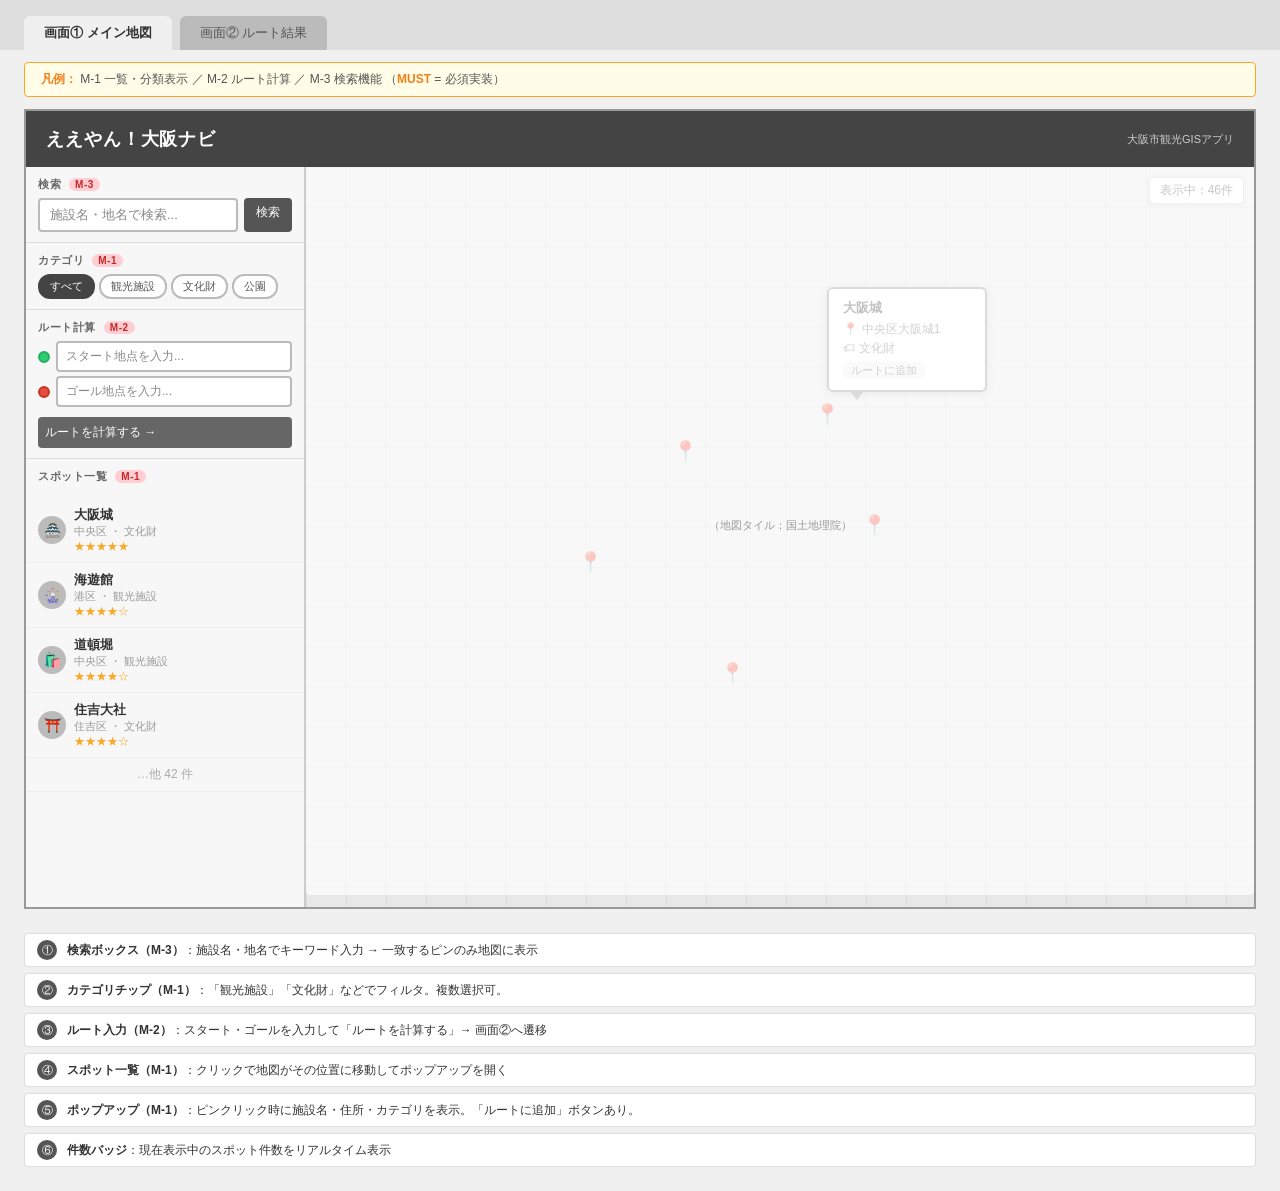
<file: Doc/wireframe.html>
<!DOCTYPE html>
<html lang="ja">
<head>
  <meta charset="UTF-8">
  <meta name="viewport" content="width=device-width, initial-scale=1.0">
  <title>ワイヤーフレーム｜ええやん！大阪ナビ</title>
  <style>
    /* ===== リセット・基本 ===== */
    *, *::before, *::after { box-sizing: border-box; margin: 0; padding: 0; }
    body { font-family: 'Helvetica Neue', Arial, sans-serif; background: #f0f0f0; color: #333; font-size: 14px; }

    /* ===== ワイヤーフレーム共通スタイル ===== */
    .wf-box {
      background: #fff;
      border: 2px dashed #aaa;
      border-radius: 4px;
      display: flex;
      align-items: center;
      justify-content: center;
      color: #888;
      font-size: 12px;
      text-align: center;
      padding: 4px;
    }
    .wf-label {
      font-size: 10px;
      color: #aaa;
      margin-bottom: 2px;
    }

    /* ===== 画面切り替えタブ ===== */
    .screen-tabs {
      display: flex;
      gap: 8px;
      padding: 16px 24px 0;
      background: #ddd;
    }
    .screen-tab {
      padding: 8px 20px;
      background: #bbb;
      border: none;
      border-radius: 6px 6px 0 0;
      cursor: pointer;
      font-size: 13px;
      color: #555;
    }
    .screen-tab.active {
      background: #f0f0f0;
      color: #333;
      font-weight: bold;
    }

    /* ===== 画面コンテナ ===== */
    .screen { display: none; padding: 0; }
    .screen.active { display: block; }

    /* ===== アノテーション凡例 ===== */
    .legend {
      background: #fffde7;
      border: 1px solid #f9a825;
      border-radius: 4px;
      padding: 8px 16px;
      margin: 12px 24px;
      font-size: 12px;
      color: #555;
    }
    .legend span { font-weight: bold; color: #f57f17; }

    /* ===== 機能バッジ ===== */
    .badge {
      display: inline-block;
      font-size: 10px;
      padding: 1px 6px;
      border-radius: 10px;
      font-weight: bold;
      margin-left: 4px;
    }
    .badge-must { background: #ffcdd2; color: #c62828; }
    .badge-want { background: #e1bee7; color: #6a1b9a; }

    /* =========================================
       画面①：メイン地図画面
    ========================================= */
    #screen-main .app-shell {
      display: grid;
      grid-template-rows: 56px 1fr;
      height: calc(100vh - 100px);
      min-height: 600px;
      background: #fafafa;
      border: 2px solid #999;
      margin: 0 24px 24px;
    }

    /* ヘッダー */
    #screen-main .header {
      background: #444;
      color: #fff;
      display: flex;
      align-items: center;
      justify-content: space-between;
      padding: 0 20px;
    }
    #screen-main .header .app-title {
      font-size: 18px;
      font-weight: bold;
      letter-spacing: 0.05em;
    }
    #screen-main .header .header-right {
      font-size: 11px;
      color: #ccc;
    }

    /* メインレイアウト */
    #screen-main .main-layout {
      display: grid;
      grid-template-columns: 280px 1fr;
      overflow: hidden;
    }

    /* サイドパネル */
    #screen-main .side-panel {
      background: #f7f7f7;
      border-right: 2px solid #ccc;
      display: flex;
      flex-direction: column;
      overflow: hidden;
    }
    #screen-main .side-section {
      padding: 10px 12px;
      border-bottom: 1px solid #ddd;
    }
    #screen-main .side-section-title {
      font-size: 11px;
      font-weight: bold;
      color: #666;
      text-transform: uppercase;
      letter-spacing: 0.05em;
      margin-bottom: 6px;
      display: flex;
      align-items: center;
      gap: 4px;
    }

    /* 検索ボックス M-3 */
    #screen-main .search-box {
      display: flex;
      gap: 6px;
    }
    #screen-main .search-input {
      flex: 1;
      padding: 6px 10px;
      border: 2px solid #bbb;
      border-radius: 4px;
      background: #fff;
      font-size: 13px;
      color: #888;
    }
    #screen-main .search-btn {
      padding: 6px 12px;
      background: #555;
      color: #fff;
      border: none;
      border-radius: 4px;
      font-size: 12px;
      cursor: pointer;
    }

    /* カテゴリフィルタ M-1 */
    #screen-main .filter-chips {
      display: flex;
      flex-wrap: wrap;
      gap: 4px;
    }
    #screen-main .chip {
      padding: 3px 10px;
      border: 2px solid #bbb;
      border-radius: 12px;
      font-size: 11px;
      background: #fff;
      cursor: pointer;
      color: #555;
    }
    #screen-main .chip.selected {
      background: #444;
      color: #fff;
      border-color: #444;
    }

    /* ルート入力 M-2 */
    #screen-main .route-inputs {
      display: flex;
      flex-direction: column;
      gap: 4px;
    }
    #screen-main .route-input-row {
      display: flex;
      align-items: center;
      gap: 6px;
    }
    #screen-main .route-dot {
      width: 12px;
      height: 12px;
      border-radius: 50%;
      flex-shrink: 0;
    }
    #screen-main .route-input {
      flex: 1;
      padding: 5px 8px;
      border: 2px solid #bbb;
      border-radius: 4px;
      background: #fff;
      font-size: 12px;
      color: #888;
    }
    #screen-main .route-calc-btn {
      width: 100%;
      padding: 7px;
      margin-top: 6px;
      background: #666;
      color: #fff;
      border: none;
      border-radius: 4px;
      font-size: 12px;
      cursor: pointer;
    }

    /* スポット一覧 */
    #screen-main .spot-list {
      flex: 1;
      overflow-y: auto;
      padding: 8px 0;
    }
    #screen-main .spot-item {
      display: flex;
      align-items: center;
      gap: 8px;
      padding: 8px 12px;
      border-bottom: 1px solid #eee;
      cursor: pointer;
    }
    #screen-main .spot-item:hover { background: #eee; }
    #screen-main .spot-icon {
      width: 28px;
      height: 28px;
      border-radius: 50%;
      background: #bbb;
      flex-shrink: 0;
      display: flex;
      align-items: center;
      justify-content: center;
      font-size: 14px;
    }
    #screen-main .spot-info { flex: 1; min-width: 0; }
    #screen-main .spot-name { font-size: 13px; font-weight: bold; white-space: nowrap; overflow: hidden; text-overflow: ellipsis; }
    #screen-main .spot-sub { font-size: 11px; color: #999; }
    #screen-main .spot-star { font-size: 11px; color: #f9a825; }

    /* 地図エリア */
    #screen-main .map-area {
      position: relative;
      background: #e8e8e8;
      overflow: hidden;
    }
    #screen-main .map-placeholder {
      width: 100%;
      height: 100%;
      display: flex;
      align-items: center;
      justify-content: center;
      flex-direction: column;
      color: #aaa;
      font-size: 13px;
      gap: 8px;
    }
    #screen-main .map-grid {
      position: absolute;
      inset: 0;
      background-image:
        linear-gradient(#ccc 1px, transparent 1px),
        linear-gradient(90deg, #ccc 1px, transparent 1px);
      background-size: 40px 40px;
      opacity: 0.4;
    }
    #screen-main .map-pin {
      position: absolute;
      font-size: 20px;
      transform: translate(-50%, -100%);
      cursor: pointer;
    }
    #screen-main .map-overlay-badge {
      position: absolute;
      top: 10px;
      right: 10px;
      background: #fff;
      border: 1px solid #ccc;
      border-radius: 4px;
      padding: 4px 10px;
      font-size: 12px;
      color: #444;
      box-shadow: 0 1px 4px rgba(0,0,0,.15);
    }
    #screen-main .map-popup {
      position: absolute;
      top: 120px;
      left: 55%;
      background: #fff;
      border: 2px solid #888;
      border-radius: 6px;
      padding: 10px 14px;
      min-width: 160px;
      box-shadow: 0 2px 8px rgba(0,0,0,.2);
      font-size: 12px;
    }
    #screen-main .popup-title { font-weight: bold; font-size: 13px; margin-bottom: 4px; }
    #screen-main .popup-row { color: #666; margin-bottom: 2px; }
    #screen-main .popup-arrow {
      position: absolute;
      bottom: -10px;
      left: 20px;
      width: 0;
      height: 0;
      border-left: 8px solid transparent;
      border-right: 8px solid transparent;
      border-top: 10px solid #888;
    }

    /* =========================================
       画面②：ルート結果画面
    ========================================= */
    #screen-route .app-shell {
      display: grid;
      grid-template-rows: 56px 1fr;
      height: calc(100vh - 100px);
      min-height: 600px;
      background: #fafafa;
      border: 2px solid #999;
      margin: 0 24px 24px;
    }
    #screen-route .header {
      background: #444;
      color: #fff;
      display: flex;
      align-items: center;
      justify-content: space-between;
      padding: 0 20px;
    }
    #screen-route .header .app-title { font-size: 18px; font-weight: bold; }
    #screen-route .back-btn {
      font-size: 12px;
      background: #666;
      color: #fff;
      border: none;
      border-radius: 4px;
      padding: 4px 12px;
      cursor: pointer;
    }
    #screen-route .main-layout {
      display: grid;
      grid-template-columns: 320px 1fr;
      overflow: hidden;
    }
    #screen-route .side-panel {
      background: #f7f7f7;
      border-right: 2px solid #ccc;
      display: flex;
      flex-direction: column;
      padding: 12px;
      gap: 12px;
      overflow-y: auto;
    }
    #screen-route .route-summary {
      background: #fff;
      border: 2px solid #ccc;
      border-radius: 6px;
      padding: 10px;
    }
    #screen-route .route-summary-title { font-weight: bold; font-size: 13px; margin-bottom: 6px; }
    #screen-route .route-stat-row {
      display: flex;
      justify-content: space-between;
      font-size: 12px;
      color: #666;
      margin-bottom: 3px;
    }
    #screen-route .route-steps { display: flex; flex-direction: column; gap: 0; }
    #screen-route .step-item {
      display: flex;
      gap: 10px;
      align-items: flex-start;
    }
    #screen-route .step-line-col {
      display: flex;
      flex-direction: column;
      align-items: center;
      width: 24px;
      flex-shrink: 0;
    }
    #screen-route .step-circle {
      width: 24px;
      height: 24px;
      border-radius: 50%;
      background: #666;
      color: #fff;
      display: flex;
      align-items: center;
      justify-content: center;
      font-size: 11px;
      font-weight: bold;
      flex-shrink: 0;
    }
    #screen-route .step-line {
      width: 2px;
      flex: 1;
      min-height: 24px;
      background: #bbb;
    }
    #screen-route .step-content {
      flex: 1;
      padding-bottom: 14px;
    }
    #screen-route .step-name { font-size: 13px; font-weight: bold; }
    #screen-route .step-sub { font-size: 11px; color: #999; }
    #screen-route .map-area {
      position: relative;
      background: #e8e8e8;
      overflow: hidden;
    }
    #screen-route .map-grid {
      position: absolute;
      inset: 0;
      background-image:
        linear-gradient(#ccc 1px, transparent 1px),
        linear-gradient(90deg, #ccc 1px, transparent 1px);
      background-size: 40px 40px;
      opacity: 0.4;
    }
    #screen-route .route-line {
      position: absolute;
      top: 0; left: 0;
      width: 100%; height: 100%;
    }
    #screen-route .map-pin { position: absolute; font-size: 20px; transform: translate(-50%, -100%); }

    /* =========================================
       アノテーション
    ========================================= */
    .annotation-list {
      margin: 0 24px 24px;
      display: flex;
      flex-direction: column;
      gap: 6px;
    }
    .annotation-item {
      display: flex;
      gap: 10px;
      font-size: 12px;
      background: #fff;
      border: 1px solid #ddd;
      border-radius: 4px;
      padding: 6px 12px;
      align-items: center;
    }
    .ann-num {
      background: #555;
      color: #fff;
      border-radius: 50%;
      width: 20px;
      height: 20px;
      display: flex;
      align-items: center;
      justify-content: center;
      font-size: 11px;
      flex-shrink: 0;
    }
  </style>
</head>
<body>

<!-- 画面切り替えタブ -->
<div class="screen-tabs">
  <button class="screen-tab active" onclick="switchScreen('main', this)">画面① メイン地図</button>
  <button class="screen-tab" onclick="switchScreen('route', this)">画面② ルート結果</button>
</div>

<!-- ============================================
     画面① メイン地図画面
============================================ -->
<div id="screen-main" class="screen active">

  <div class="legend">
    <span>凡例：</span>
    M-1 一覧・分類表示 ／ M-2 ルート計算 ／ M-3 検索機能
    （<span>MUST</span> = 必須実装）
  </div>

  <div class="app-shell">

    <!-- ヘッダー -->
    <div class="header">
      <div class="app-title">ええやん！大阪ナビ</div>
      <div class="header-right">大阪市観光GISアプリ</div>
    </div>

    <!-- メインレイアウト -->
    <div class="main-layout">

      <!-- サイドパネル -->
      <div class="side-panel">

        <!-- M-3 検索 -->
        <div class="side-section">
          <div class="side-section-title">
            検索 <span class="badge badge-must">M-3</span>
          </div>
          <div class="search-box">
            <div class="search-input" style="line-height:1.4">施設名・地名で検索...</div>
            <div class="search-btn">検索</div>
          </div>
        </div>

        <!-- M-1 カテゴリフィルタ -->
        <div class="side-section">
          <div class="side-section-title">
            カテゴリ <span class="badge badge-must">M-1</span>
          </div>
          <div class="filter-chips">
            <div class="chip selected">すべて</div>
            <div class="chip">観光施設</div>
            <div class="chip">文化財</div>
            <div class="chip">公園</div>
          </div>
        </div>

        <!-- M-2 ルート入力 -->
        <div class="side-section">
          <div class="side-section-title">
            ルート計算 <span class="badge badge-must">M-2</span>
          </div>
          <div class="route-inputs">
            <div class="route-input-row">
              <div class="route-dot" style="background:#2ecc71;border:2px solid #27ae60;"></div>
              <div class="route-input">スタート地点を入力...</div>
            </div>
            <div class="route-input-row">
              <div class="route-dot" style="background:#e74c3c;border:2px solid #c0392b;"></div>
              <div class="route-input">ゴール地点を入力...</div>
            </div>
            <div class="route-calc-btn">ルートを計算する →</div>
          </div>
        </div>

        <!-- スポット一覧 M-1 -->
        <div class="side-section" style="border-bottom:none; padding-bottom:0;">
          <div class="side-section-title">
            スポット一覧 <span class="badge badge-must">M-1</span>
          </div>
        </div>
        <div class="spot-list">
          <div class="spot-item">
            <div class="spot-icon">🏯</div>
            <div class="spot-info">
              <div class="spot-name">大阪城</div>
              <div class="spot-sub">中央区 ・ 文化財</div>
              <div class="spot-star">★★★★★</div>
            </div>
          </div>
          <div class="spot-item">
            <div class="spot-icon">🎡</div>
            <div class="spot-info">
              <div class="spot-name">海遊館</div>
              <div class="spot-sub">港区 ・ 観光施設</div>
              <div class="spot-star">★★★★☆</div>
            </div>
          </div>
          <div class="spot-item">
            <div class="spot-icon">🛍️</div>
            <div class="spot-info">
              <div class="spot-name">道頓堀</div>
              <div class="spot-sub">中央区 ・ 観光施設</div>
              <div class="spot-star">★★★★☆</div>
            </div>
          </div>
          <div class="spot-item">
            <div class="spot-icon">⛩️</div>
            <div class="spot-info">
              <div class="spot-name">住吉大社</div>
              <div class="spot-sub">住吉区 ・ 文化財</div>
              <div class="spot-star">★★★★☆</div>
            </div>
          </div>
          <div class="spot-item" style="color:#aaa; font-size:12px; justify-content:center;">
            …他 42 件
          </div>
        </div>

      </div>

      <!-- 地図エリア -->
      <div class="map-area">
        <div class="map-grid"></div>

        <!-- ピン（位置はダミー） -->
        <div class="map-pin" style="top:35%;left:55%;">📍</div>
        <div class="map-pin" style="top:55%;left:30%;">📍</div>
        <div class="map-pin" style="top:50%;left:60%;">📍</div>
        <div class="map-pin" style="top:70%;left:45%;">📍</div>
        <div class="map-pin" style="top:40%;left:40%;">📍</div>

        <!-- ポップアップ（M-1） -->
        <div class="map-popup">
          <div class="popup-title">大阪城</div>
          <div class="popup-row">📍 中央区大阪城1</div>
          <div class="popup-row">🏷 文化財</div>
          <div class="popup-row" style="margin-top:6px;">
            <span style="background:#eee;padding:2px 8px;border-radius:3px;font-size:11px;cursor:pointer;">ルートに追加</span>
          </div>
          <div class="popup-arrow"></div>
        </div>

        <!-- 件数バッジ -->
        <div class="map-overlay-badge">表示中：46件</div>

        <!-- 地図ラベル -->
        <div class="map-placeholder" style="position:absolute;bottom:12px;left:50%;transform:translateX(-50%);background:rgba(255,255,255,.7);border-radius:4px;padding:4px 12px;">
          <span style="font-size:11px;color:#999;">（地図タイル：国土地理院）</span>
        </div>
      </div>

    </div><!-- /main-layout -->
  </div><!-- /app-shell -->

  <!-- アノテーション -->
  <div class="annotation-list">
    <div class="annotation-item">
      <div class="ann-num">①</div>
      <div><b>検索ボックス（M-3）</b>：施設名・地名でキーワード入力 → 一致するピンのみ地図に表示</div>
    </div>
    <div class="annotation-item">
      <div class="ann-num">②</div>
      <div><b>カテゴリチップ（M-1）</b>：「観光施設」「文化財」などでフィルタ。複数選択可。</div>
    </div>
    <div class="annotation-item">
      <div class="ann-num">③</div>
      <div><b>ルート入力（M-2）</b>：スタート・ゴールを入力して「ルートを計算する」→ 画面②へ遷移</div>
    </div>
    <div class="annotation-item">
      <div class="ann-num">④</div>
      <div><b>スポット一覧（M-1）</b>：クリックで地図がその位置に移動してポップアップを開く</div>
    </div>
    <div class="annotation-item">
      <div class="ann-num">⑤</div>
      <div><b>ポップアップ（M-1）</b>：ピンクリック時に施設名・住所・カテゴリを表示。「ルートに追加」ボタンあり。</div>
    </div>
    <div class="annotation-item">
      <div class="ann-num">⑥</div>
      <div><b>件数バッジ</b>：現在表示中のスポット件数をリアルタイム表示</div>
    </div>
  </div>

</div><!-- /screen-main -->

<!-- ============================================
     画面② ルート結果画面
============================================ -->
<div id="screen-route" class="screen">

  <div class="legend">
    <span>M-2</span> ルートを計算した結果の画面。効率的な順番でスポットを表示します。
  </div>

  <div class="app-shell">

    <!-- ヘッダー -->
    <div class="header">
      <div class="app-title">ええやん！大阪ナビ</div>
      <div class="back-btn">← 地図に戻る</div>
    </div>

    <div class="main-layout">

      <!-- サイドパネル（ルート結果） -->
      <div class="side-panel">

        <!-- ルートサマリー -->
        <div class="route-summary">
          <div class="route-summary-title">ルートサマリー <span class="badge badge-must">M-2</span></div>
          <div class="route-stat-row"><span>スポット数</span><b>4か所</b></div>
          <div class="route-stat-row"><span>総移動距離（直線）</span><b>約 8.2 km</b></div>
          <div class="route-stat-row"><span>推定移動時間</span><b>約 2 時間</b></div>
        </div>

        <!-- ルートステップ -->
        <div class="route-steps">

          <div class="step-item">
            <div class="step-line-col">
              <div class="step-circle" style="background:#2ecc71;">出</div>
              <div class="step-line"></div>
            </div>
            <div class="step-content">
              <div class="step-name">大阪駅（スタート）</div>
              <div class="step-sub">北区</div>
            </div>
          </div>

          <div class="step-item">
            <div class="step-line-col">
              <div class="step-circle">1</div>
              <div class="step-line"></div>
            </div>
            <div class="step-content">
              <div class="step-name">大阪城</div>
              <div class="step-sub">中央区 ・ 文化財 ／ ↑ 2.3 km</div>
            </div>
          </div>

          <div class="step-item">
            <div class="step-line-col">
              <div class="step-circle">2</div>
              <div class="step-line"></div>
            </div>
            <div class="step-content">
              <div class="step-name">道頓堀</div>
              <div class="step-sub">中央区 ・ 観光施設 ／ ↑ 1.8 km</div>
            </div>
          </div>

          <div class="step-item">
            <div class="step-line-col">
              <div class="step-circle">3</div>
              <div class="step-line"></div>
            </div>
            <div class="step-content">
              <div class="step-name">海遊館</div>
              <div class="step-sub">港区 ・ 観光施設 ／ ↑ 3.1 km</div>
            </div>
          </div>

          <div class="step-item">
            <div class="step-line-col">
              <div class="step-circle" style="background:#e74c3c;">着</div>
            </div>
            <div class="step-content">
              <div class="step-name">住吉大社（ゴール）</div>
              <div class="step-sub">住吉区 ／ ↑ 1.0 km</div>
            </div>
          </div>

        </div><!-- /route-steps -->

      </div><!-- /side-panel -->

      <!-- 地図エリア -->
      <div class="map-area">
        <div class="map-grid"></div>

        <!-- ルート線（SVG） -->
        <svg class="route-line" viewBox="0 0 600 500" preserveAspectRatio="none">
          <polyline points="200,80 300,160 340,260 250,350 180,440"
            fill="none" stroke="#3498db" stroke-width="3" stroke-dasharray="8,4"/>
        </svg>

        <!-- ピン -->
        <div class="map-pin" style="top:13%;left:33%;" title="大阪駅">🟢</div>
        <div class="map-pin" style="top:28%;left:50%;" title="大阪城">1️⃣</div>
        <div class="map-pin" style="top:48%;left:56%;" title="道頓堀">2️⃣</div>
        <div class="map-pin" style="top:65%;left:42%;" title="海遊館">3️⃣</div>
        <div class="map-pin" style="top:83%;left:30%;" title="住吉大社">🔴</div>

        <div class="map-overlay-badge">ルート表示中</div>
      </div>

    </div><!-- /main-layout -->
  </div><!-- /app-shell -->

  <div class="annotation-list">
    <div class="annotation-item">
      <div class="ann-num">①</div>
      <div><b>ルートサマリー</b>：スポット数・総距離・推定時間を表示</div>
    </div>
    <div class="annotation-item">
      <div class="ann-num">②</div>
      <div><b>ステップリスト（M-2）</b>：効率的な順番でスポットを縦に並べ、区間距離を表示</div>
    </div>
    <div class="annotation-item">
      <div class="ann-num">③</div>
      <div><b>地図上のルート線</b>：スタート→各スポット→ゴールを破線でつなぐ</div>
    </div>
    <div class="annotation-item">
      <div class="ann-num">④</div>
      <div><b>「地図に戻る」ボタン</b>：画面①に戻る。ルート入力の内容は保持する。</div>
    </div>
  </div>

</div><!-- /screen-route -->

<script>
  function switchScreen(id, btn) {
    document.querySelectorAll('.screen').forEach(s => s.classList.remove('active'));
    document.querySelectorAll('.screen-tab').forEach(b => b.classList.remove('active'));
    document.getElementById('screen-' + id).classList.add('active');
    btn.classList.add('active');
  }
</script>

</body>
</html>
</file>
